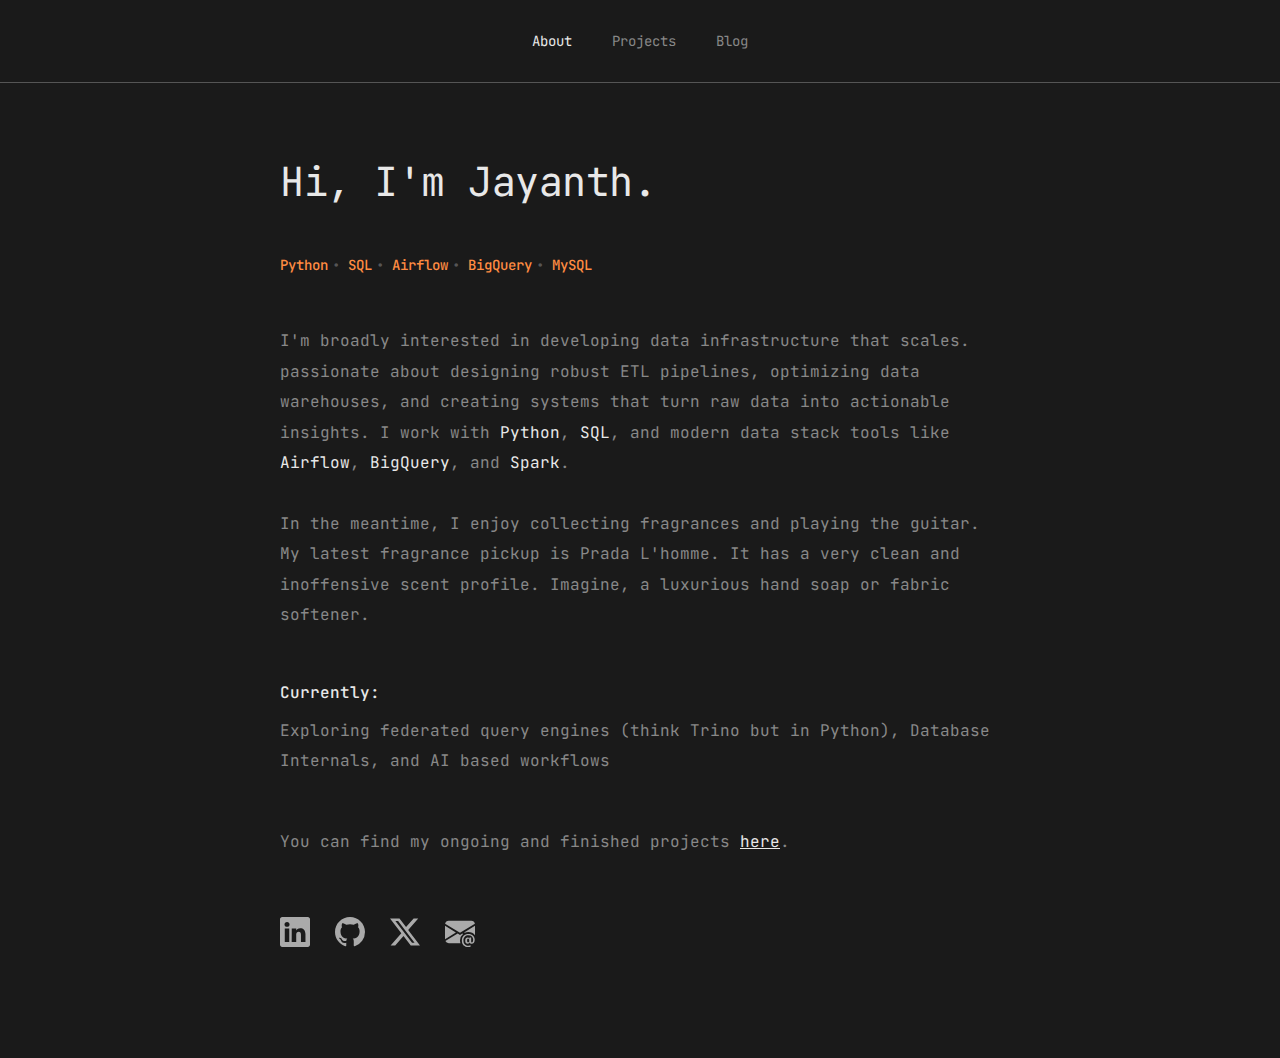
<file: index.html>
<!doctype html>
<html lang="en">
    <head>
        <meta charset="UTF-8" />
        <meta name="viewport" content="width=device-width, initial-scale=1.0" />
        <title>Jayanth Shanmugam</title>
        <link
            href="https://fonts.googleapis.com/css2?family=JetBrains+Mono:wght@400;500;600&display=swap"
            rel="stylesheet"
        />
        <link href="./css/style.css" rel="stylesheet" />
        <script src="./javascript/script.js" defer></script>
    </head>
    <body data-theme="dark">
        <nav>
            <a
                href="#about"
                class="nav-link active"
                onclick="showSection('about')"
                >About</a
            >
            <a
                href="#projects"
                class="nav-link"
                onclick="showSection('projects')"
                >Projects</a
            >
            <a href="#blog" class="nav-link" onclick="showSection('blog')"
                >Blog</a
            >
        </nav>

        <div class="container">
            <section id="about" class="section active">
                <h1>Hi, I'm Jayanth.</h1>

                <div class="tags">
                    <span class="tag">Python</span>
                    <span class="tag">SQL</span>
                    <span class="tag">Airflow</span>
                    <span class="tag">BigQuery</span>
                    <span class="tag">MySQL</span>
                </div>

                <div class="about-text">
                    <p>
                        I'm broadly interested in developing data infrastructure
                        that scales. passionate about designing robust ETL
                        pipelines, optimizing data warehouses, and creating
                        systems that turn raw data into actionable insights. I
                        work with
                        <span class="highlight">Python</span>,
                        <span class="highlight">SQL</span>, and modern data
                        stack tools like <span class="highlight">Airflow</span>,
                        <span class="highlight">BigQuery</span>, and
                        <span class="highlight">Spark</span>.
                    </p>
                    <br />
                    <p>
                        In the meantime, I enjoy collecting fragrances and
                        playing the guitar. My latest fragrance pickup is Prada
                        L'homme. It has a very clean and inoffensive scent
                        profile. Imagine, a luxurious hand soap or fabric
                        softener.
                    </p>
                </div>

                <div class="currently">
                    <div class="currently-label">Currently:</div>
                    <div class="about-text">
                        Exploring federated query engines (think Trino but in
                        Python), Database Internals, and AI based workflows
                    </div>
                </div>

                <div class="about-text">
                    You can find my ongoing and finished projects
                    <span class="link-text" onclick="showSection('projects')"
                        >here</span
                    >.
                </div>

                <div class="social-links">
                    <a
                        class = "project-links"
                        href="https://linkedin.com/in/jayanth-shanmugam"
                        aria-label="LinkedIn"
                    >
                        <svg
                            xmlns="http://www.w3.org/2000/svg"
                            width="30"
                            height="30"
                            fill="currentColor"
                            class="bi bi-linkedin"
                            viewBox="0 0 16 16"
                        >
                            <path
                                d="M0 1.146C0 .513.526 0 1.175 0h13.65C15.474 0 16 .513 16 1.146v13.708c0 .633-.526 1.146-1.175 1.146H1.175C.526 16 0 15.487 0 14.854zm4.943 12.248V6.169H2.542v7.225zm-1.2-8.212c.837 0 1.358-.554 1.358-1.248-.015-.709-.52-1.248-1.342-1.248S2.4 3.226 2.4 3.934c0 .694.521 1.248 1.327 1.248zm4.908 8.212V9.359c0-.216.016-.432.08-.586.173-.431.568-.878 1.232-.878.869 0 1.216.662 1.216 1.634v3.865h2.401V9.25c0-2.22-1.184-3.252-2.764-3.252-1.274 0-1.845.7-2.165 1.193v.025h-.016l.016-.025V6.169h-2.4c.03.678 0 7.225 0 7.225z"
                            />
                        </svg>
                    </a>
                    <a
                        href="https://github.com/Jayanth-Shanmugam"
                        aria-label="GitHub"
                    >
                        <svg
                            xmlns="http://www.w3.org/2000/svg"
                            width="30"
                            height="30"
                            fill="currentColor"
                            class="bi bi-github"
                            viewBox="0 0 16 16"
                        >
                            <path
                                d="M8 0C3.58 0 0 3.58 0 8c0 3.54 2.29 6.53 5.47 7.59.4.07.55-.17.55-.38 0-.19-.01-.82-.01-1.49-2.01.37-2.53-.49-2.69-.94-.09-.23-.48-.94-.82-1.13-.28-.15-.68-.52-.01-.53.63-.01 1.08.58 1.23.82.72 1.21 1.87.87 2.33.66.07-.52.28-.87.51-1.07-1.78-.2-3.64-.89-3.64-3.95 0-.87.31-1.59.82-2.15-.08-.2-.36-1.02.08-2.12 0 0 .67-.21 2.2.82.64-.18 1.32-.27 2-.27s1.36.09 2 .27c1.53-1.04 2.2-.82 2.2-.82.44 1.1.16 1.92.08 2.12.51.56.82 1.27.82 2.15 0 3.07-1.87 3.75-3.65 3.95.29.25.54.73.54 1.48 0 1.07-.01 1.93-.01 2.2 0 .21.15.46.55.38A8.01 8.01 0 0 0 16 8c0-4.42-3.58-8-8-8"
                            />
                        </svg>
                    </a>
                    <a href="https://x.com/JayanthSha6174" aria-label="Twitter">
                        <svg
                            xmlns="http://www.w3.org/2000/svg"
                            width="30"
                            height="30"
                            fill="currentColor"
                            class="bi bi-twitter-x"
                            viewBox="0 0 16 16"
                        >
                            <path
                                d="M12.6.75h2.454l-5.36 6.142L16 15.25h-4.937l-3.867-5.07-4.425 5.07H.316l5.733-6.57L0 .75h5.063l3.495 4.633L12.601.75Zm-.86 13.028h1.36L4.323 2.145H2.865z"
                            />
                        </svg>
                    </a>
                    <a href="mailto:jayanth.mks@gmail.com" aria-label="Email">
                        <svg
                            xmlns="http://www.w3.org/2000/svg"
                            width="30"
                            height="30"
                            fill="currentColor"
                            class="bi bi-envelope-at-fill"
                            viewBox="0 0 16 16"
                        >
                            <path
                                d="M2 2A2 2 0 0 0 .05 3.555L8 8.414l7.95-4.859A2 2 0 0 0 14 2zm-2 9.8V4.698l5.803 3.546zm6.761-2.97-6.57 4.026A2 2 0 0 0 2 14h6.256A4.5 4.5 0 0 1 8 12.5a4.49 4.49 0 0 1 1.606-3.446l-.367-.225L8 9.586zM16 9.671V4.697l-5.803 3.546.338.208A4.5 4.5 0 0 1 12.5 8c1.414 0 2.675.652 3.5 1.671"
                            />
                            <path
                                d="M15.834 12.244c0 1.168-.577 2.025-1.587 2.025-.503 0-1.002-.228-1.12-.648h-.043c-.118.416-.543.643-1.015.643-.77 0-1.259-.542-1.259-1.434v-.529c0-.844.481-1.4 1.26-1.4.585 0 .87.333.953.63h.03v-.568h.905v2.19c0 .272.18.42.411.42.315 0 .639-.415.639-1.39v-.118c0-1.277-.95-2.326-2.484-2.326h-.04c-1.582 0-2.64 1.067-2.64 2.724v.157c0 1.867 1.237 2.654 2.57 2.654h.045c.507 0 .935-.07 1.18-.18v.731c-.219.1-.643.175-1.237.175h-.044C10.438 16 9 14.82 9 12.646v-.214C9 10.36 10.421 9 12.485 9h.035c2.12 0 3.314 1.43 3.314 3.034zm-4.04.21v.227c0 .586.227.8.581.8.31 0 .564-.17.564-.743v-.367c0-.516-.275-.708-.572-.708-.346 0-.573.245-.573.791"
                            />
                        </svg>
                    </a>
                </div>
            </section>

            <section id="projects" class="section">
                <h2>Projects</h2>
                <div class="project-item">
                    <h3>
                        <a href="https://github.com/Jayanth-Shanmugam/joinery"
                           class="project-link"
                        >    
                        Joinery: Lightweight, Federated Query Engine in Python
                        </a>
                    </h3>
                    <p class="project-description">
                        Joinery is a lightweight, federated query engine that
                        lets you query data from disparate tables like they are
                        one. It has features for parsing, predicate-pushdown,
                        and async querying from data sources. It also comes with
                        a small database explorer that lets you add, remove, and
                        edit data source, along with a minimal SQL query editor.
                    </p>
                    <p class="project-tech">
                        <span class="tag">
                            Python • DuckDB • Pandas • SQLAlchemy • SQLGlot
                        </span>
                    </p>
                </div>
                <div class="project-item">
                    <h3>
                        <a href="https://github.com/Jayanth-Shanmugam/cdc"
                           class="project-link"
                        >    
                        PostgreSQL --> Iceberg CDC Pipeline
                        </a>
                    </h3>
                    <p class="project-description">
                        This project is a simple Change Data Capture (CDC) pipline from PostgreSQL
                        to Apache Iceberg using RabbitMQ as the message queue to handle the WAL changes.
                        It uses the wal2json plugin for PostgreSQL to convert binary WAL data to JSON and 
                        a custom Python script to stream these changes to RabbitMQ using pyscopg2 library.
                        On the consumer side, the script read incoming changes from RabbitMQ and applied them
                        to an Apache Iceberg table. I developed this project to mimic a CDC pipeline in typical lakehouse 
                        architecture.
                    </p>
                    <p class="project-tech">
                        <span class="tag">
                            Python • PostgreSQL • RabbitMQ • Apache Iceberg
                        </span>
                    </p>
                </div>
            </section>

            <section id="blog" class="section">
                <h2>Blog</h2>
                <div class="blog-item">
                    <h3>What I learned From My First System Design Interview</h3>
                    <p class="blog-summary">
                        I layout what questions were asked during my system design interview for a data engineering 
                        role at Tesla, what according to me went wrong, and what I'm doing to work on my system design skills
                    </p>
                </div>
            </section>
        </div>
    </body>
</html>
</file>
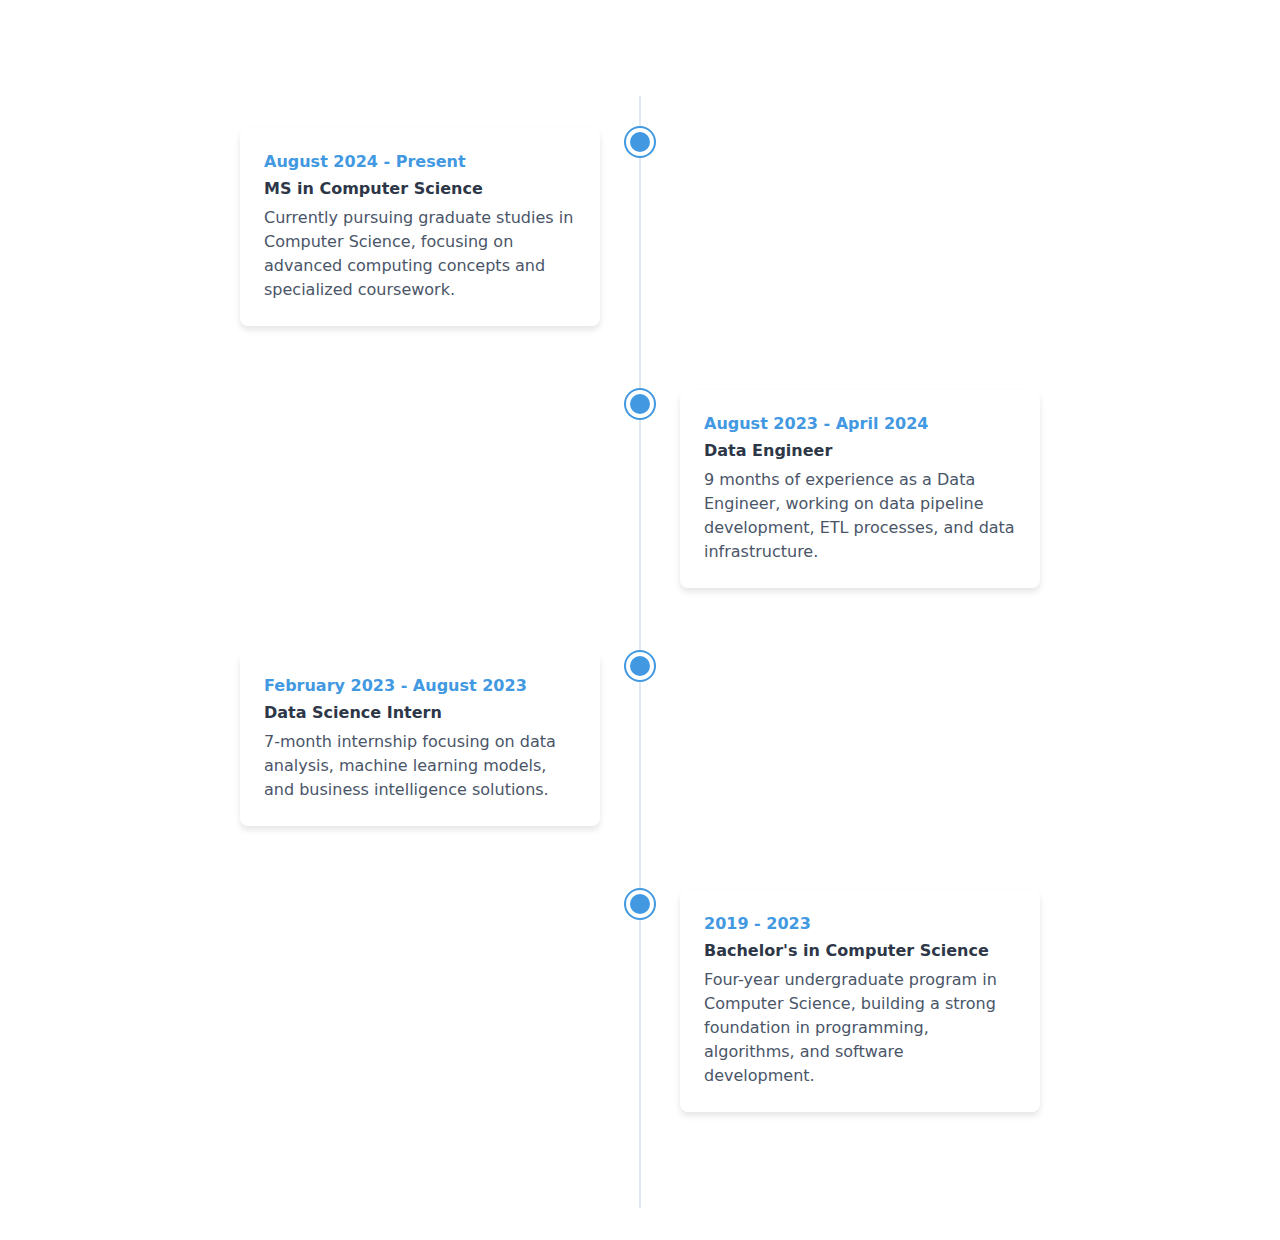
<file: html/timeline.html>
<html>
  <head>
    <style>
      .timeline-container {
        max-width: 800px;
        margin: 2rem auto;
        padding: 2rem;
        font-family: system-ui, -apple-system, sans-serif;
      }

      .timeline-title {
        text-align: center;
        color: #2d3748;
        margin-bottom: 2rem;
        font-size: 2rem;
      }

      .timeline {
        position: relative;
        padding: 2rem 0;
      }

      .timeline::before {
        content: '';
        position: absolute;
        left: 50%;
        transform: translateX(-50%);
        width: 2px;
        height: 100%;
        background-color: #e2e8f0;
      }

      .timeline-item {
        display: flex;
        justify-content: center;
        padding: 2rem 0;
        width: 100%;
        position: relative;
      }

      .timeline-content {
        width: 45%;
        padding: 1.5rem;
        border-radius: 8px;
        background: white;
        box-shadow: 0 4px 6px rgba(0, 0, 0, 0.1);
        position: relative;
      }

      .timeline-item:nth-child(odd) .timeline-content {
        margin-right: 55%;
      }

      .timeline-item:nth-child(even) .timeline-content {
        margin-left: 55%;
      }

      .timeline-dot {
        position: absolute;
        left: 50%;
        transform: translateX(-50%);
        width: 20px;
        height: 20px;
        border-radius: 50%;
        background: #4299e1;
        border: 4px solid white;
        box-shadow: 0 0 0 2px #4299e1;
      }

      .timeline-date {
        font-weight: 600;
        color: #4299e1;
        margin-bottom: 0.5rem;
      }

      .timeline-role {
        font-weight: 600;
        color: #2d3748;
        margin-bottom: 0.5rem;
      }

      .timeline-description {
        color: #4a5568;
        line-height: 1.5;
      }

      @media (max-width: 768px) {
        .timeline::before {
          left: 30px;
        }

        .timeline-content {
          width: calc(100% - 80px);
          margin-left: 80px !important;
        }

        .timeline-dot {
          left: 30px;
        }
      }
    </style>
  </head>
  <body>
    <div class="timeline-container">
      <div class="timeline">
        <div class="timeline-item">
          <div class="timeline-dot"></div>
          <div class="timeline-content">
            <div class="timeline-date">August 2024 - Present</div>
            <div class="timeline-role">MS in Computer Science</div>
            <div class="timeline-description">Currently pursuing graduate studies in Computer Science, focusing on advanced computing concepts and specialized coursework.</div>
          </div>
        </div>

        <div class="timeline-item">
          <div class="timeline-dot"></div>
          <div class="timeline-content">
            <div class="timeline-date">August 2023 - April 2024</div>
            <div class="timeline-role">Data Engineer</div>
            <div class="timeline-description">9 months of experience as a Data Engineer, working on data pipeline development, ETL processes, and data infrastructure.</div>
          </div>
        </div>

        <div class="timeline-item">
          <div class="timeline-dot"></div>
          <div class="timeline-content">
            <div class="timeline-date">February 2023 - August 2023</div>
            <div class="timeline-role">Data Science Intern</div>
            <div class="timeline-description">7-month internship focusing on data analysis, machine learning models, and business intelligence solutions.</div>
          </div>
        </div>

        <div class="timeline-item">
          <div class="timeline-dot"></div>
          <div class="timeline-content">
            <div class="timeline-date">2019 - 2023</div>
            <div class="timeline-role">Bachelor's in Computer Science</div>
            <div class="timeline-description">Four-year undergraduate program in Computer Science, building a strong foundation in programming, algorithms, and software development.</div>
          </div>
        </div>
      </div>
    </div>
  </body>
</html>
</file>
<file: css/style.css>
* {
    margin: 0;
    padding: 0;
    box-sizing: border-box;
}

:root {
    --bg: #1a1a1a;
    --text-primary: #e8e8e8;
    --text-secondary: #888888;
    --text-muted: #555555;
    --accent: #e8e8e8;
    --hover: #ffffff;
    --orange: #ff8c42;
}

[data-theme="light"] {
    --bg: #ffffff;
    --text-primary: #1a1a1a;
    --text-secondary: #666666;
    --text-muted: #999999;
    --accent: #1a1a1a;
    --hover: #000000;
    --orange: #ff8c42;
}

body {
    font-family: "JetBrains Mono", monospace;
    background-color: var(--bg);
    color: var(--text-primary);
    transition:
        background-color 0.3s,
        color 0.3s;
    line-height: 1.6;
}

.theme-toggle {
    position: fixed;
    top: 30px;
    right: 40px;
    background: transparent;
    border: none;
    cursor: pointer;
    font-size: 24px;
    z-index: 1000;
    opacity: 0.6;
    transition: opacity 0.3s;
}

.theme-toggle:hover {
    opacity: 1;
}

nav {
    position: fixed;
    top: 0;
    left: 0;
    right: 0;
    padding: 30px 40px;
    display: flex;
    justify-content: center;
    gap: 40px;
    background: var(--bg);
    border-bottom: 1px solid var(--text-muted);
    z-index: 100;
}

nav a {
    color: var(--text-secondary);
    text-decoration: none;
    font-size: 14px;
    transition: color 0.3s;
    cursor: pointer;
}

nav a:hover,
nav a.active {
    color: var(--text-primary);
}

.container {
    max-width: 800px;
    margin: 0 auto;
    padding: 150px 40px 100px;
    min-height: 100vh;
}

.section {
    display: none;
    animation: fadeIn 0.5s ease;
}

.section.active {
    display: block;
}

@keyframes fadeIn {
    from {
        opacity: 0;
        transform: translateY(10px);
    }
    to {
        opacity: 1;
        transform: translateY(0);
    }
}

h1 {
    font-size: 40px;
    font-weight: 400;
    margin-bottom: 40px;
    color: var(--text-primary);
    letter-spacing: -0.5px;
}

h2 {
    font-size: 32px;
    font-weight: 400;
    margin-bottom: 50px;
    color: var(--text-primary);
    letter-spacing: -0.5px;
}

.tags {
    display: flex;
    gap: 20px;
    margin-bottom: 50px;
    flex-wrap: wrap;
}

.tag {
    color: var(--orange);
    font-size: 14px;
    position: relative;
    font-weight: 500;
}

.tag:not(:last-child):after {
    content: "•";
    position: absolute;
    right: -12px;
    color: var(--text-muted);
}

.about-text {
    font-size: 16px;
    line-height: 1.9;
    color: var(--text-secondary);
    margin-bottom: 30px;
}

.about-text .highlight {
    color: var(--text-primary);
}

.currently {
    margin-top: 50px;
    margin-bottom: 50px;
}

.currently-label {
    color: var(--text-primary);
    font-weight: 500;
    margin-bottom: 10px;
}

.link-text {
    color: var(--text-primary);
    text-decoration: underline;
    cursor: pointer;
}

.link-text:hover {
    color: var(--hover);
}

.social-links {
    display: flex;
    gap: 25px;
    margin-top: 60px;
}

.social-links a {
    color: var(--text-primary);
    font-size: 24px;
    opacity: 0.7;
    transition: opacity 0.3s;
    text-decoration: none;
}

.social-links a:hover {
    opacity: 1;
}

.project-link,
.project-link:visited {
    color: inherit;
    text-decoration: none;
    cursor: pointer;
    display: inline-block; /* required for transform */
    transition: color 0.3s, transform 0.2s ease;
}

.project-link:hover {
    color: var(--hover);
    transform: translateY(-3px);
}

.project-item,
.blog-item {
    margin-bottom: 60px;
    padding-bottom: 60px;
    border-bottom: 1px solid var(--text-muted);
}

.project-item:last-child,
.blog-item:last-child {
    border-bottom: none;
}

.project-item h3,
.blog-item h3 {
    font-size: 24px;
    font-weight: 500;
    margin-bottom: 15px;
    color: var(--text-primary);
}

.project-description,
.blog-summary {
    font-size: 15px;
    line-height: 1.8;
    color: var(--text-secondary);
    margin-bottom: 20px;
}

.project-tech {
    font-size: 13px;
    color: var(--text-muted);
}

@media (max-width: 768px) {
    nav {
        gap: 25px;
        padding: 25px 30px;
    }

    .container {
        padding: 130px 30px 80px;
    }

    h1 {
        font-size: 32px;
    }

    h2 {
        font-size: 28px;
    }

    .tags {
        gap: 15px;
    }

    .social-links {
        gap: 20px;
    }
}
</file>
